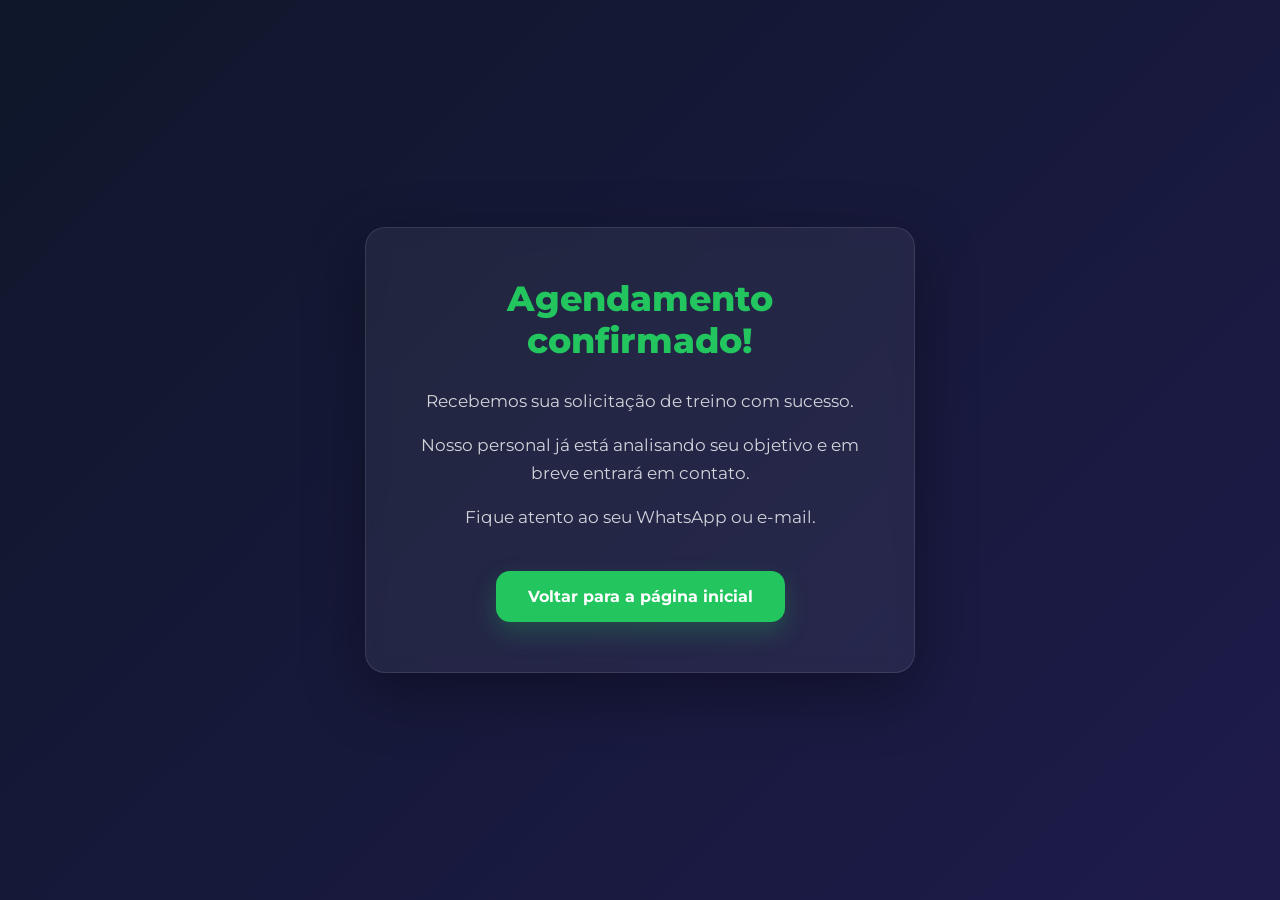
<file: confirmacao.html>
<!DOCTYPE html>
<html lang="pt-BR">

<head>
    <meta charset="utf-8">
    <meta name="viewport" content="width=device-width, initial-scale=1.0">
    <link rel="stylesheet" href="confirmação.css">

<link rel="preconnect" href="https://fonts.googleapis.com">
<link rel="preconnect" href="https://fonts.gstatic.com" crossorigin>
<link href="https://fonts.googleapis.com/css2?family=Montserrat:wght@300;400;500;600;700;800;900&family=Poppins:wght@300;400;500;600;700&display=swap" rel="stylesheet">

</head>

<body>

<div class="confirmacao-container">

    <h1 class="agendamento">
        Agendamento confirmado!
    </h1>

    <p>
        Recebemos sua solicitação de treino com sucesso.
    </p>

    <p>
        Nosso personal já está analisando seu objetivo e em breve entrará em contato.
    </p>

    <p>
        Fique atento ao seu WhatsApp ou e-mail.
    </p>

    <a href="index.html" class="btn-voltar">
        Voltar para a página inicial
    </a>

</div>

</body>
</html>
</file>
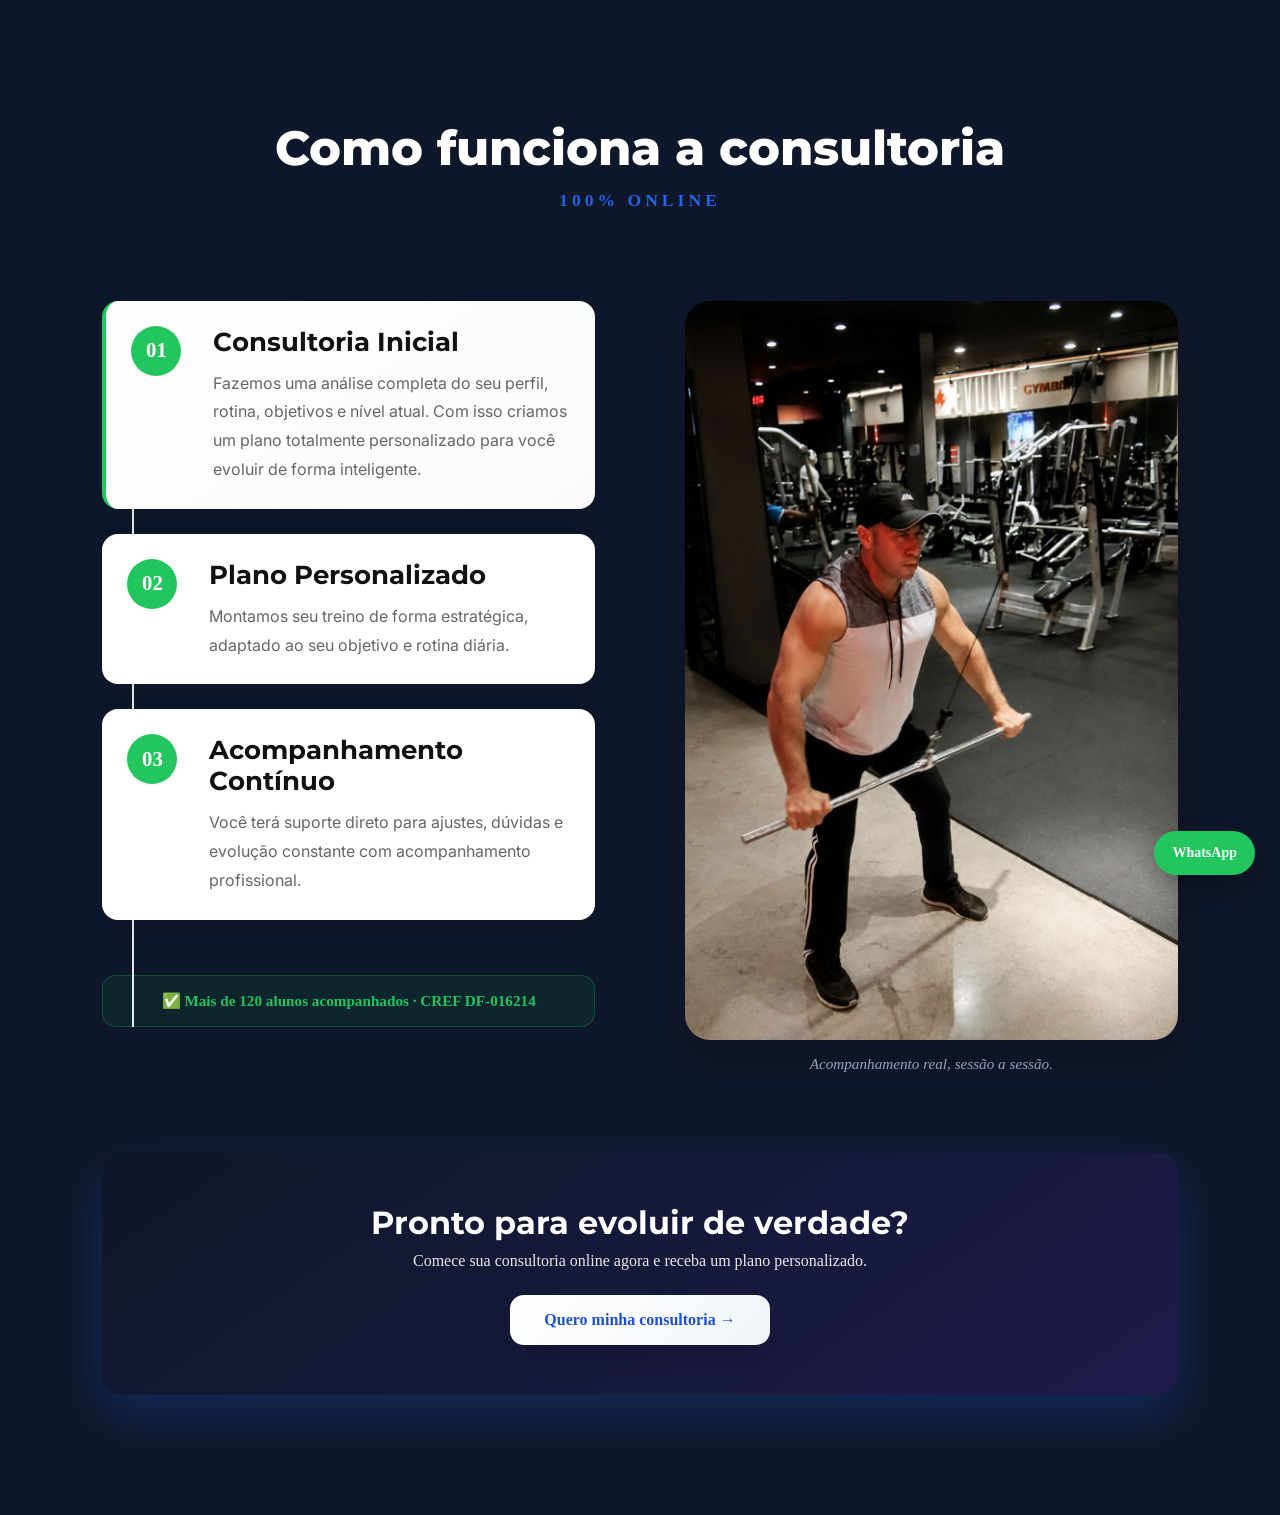
<file: funcionamento.html>
<!DOCTYPE html> 
<html lang="pt-BR"> 
    <head> 
        <meta charset="utf-8"> 
        <meta name="viewport" content="width=device-width, initial-scale=1.0"> 
        <link rel="stylesheet" href="funcionamento.css"> 
        <link rel="preconnect" href="https://fonts.googleapis.com"> 
        <link rel="preconnect" href="https://fonts.gstatic.com" crossorigin> 
        <link href="https://fonts.googleapis.com/css2?family=Montserrat:wght@300;400;500;600;700;800;900&display=swap" rel="stylesheet">
         <link href="https://fonts.googleapis.com/css2?family=Inter:wght@400;500;600;700&display=swap" rel="stylesheet"> 
        </head> 
        <body>
        <section class="funcionamento">

    <div class="titulo-section">
        <h2>Como funciona a consultoria</h2>
        <p class="subtitulo">100% ONLINE</p>
    </div>

    <div class="conteudo">

        <div class="passos">

            <div class="card">
                <div class="numero">01</div>
                <div class="texto">
                    <h3>Consultoria Inicial</h3>
                    <p>
                        Fazemos uma análise completa do seu perfil, rotina, objetivos e nível atual.
                        Com isso criamos um plano totalmente personalizado para você evoluir de forma inteligente.
                    </p>
                </div>
            </div>

            <div class="card">
                <div class="numero">02</div>
                <div class="texto">
                    <h3>Plano Personalizado</h3>
                    <p>
                        Montamos seu treino de forma estratégica, adaptado ao seu objetivo e rotina diária.
                    </p>
                </div>
            </div>

            <div class="card">
                <div class="numero">03</div>
                <div class="texto">
                    <h3>Acompanhamento Contínuo</h3>
                    <p>
                        Você terá suporte direto para ajustes, dúvidas e evolução constante com acompanhamento profissional.
                    </p>
                </div>
            </div>

                 <div class="selo-credibilidade">
        <p>✅ Mais de 120 alunos acompanhados · CREF DF-016214</p>
    </div>

</div> 
    

   

        <div class="imagem">
            <img src="img/fotopai.jpeg" alt="Acompanhamento com personal trainer">
             <p class="imagem-legenda">Acompanhamento real, sessão a sessão.</p>
        </div>

    </div>
    <div class="cta-funcionamento">
    <h3>Pronto para evoluir de verdade?</h3>
    <p>Comece sua consultoria online agora e receba um plano personalizado.</p>

    <a href="#contato" class="btn-cta">
    Quero minha consultoria →
</a>
</div>

<a class="WhatsApp-fixo" href="https://wa.me/5561983180888" target="_blank">
  WhatsApp
</a>
</section>
</body>
</file>
<file: confirmação.css>
* {
    margin: 0;
    padding: 0;
    box-sizing: border-box;
}

html {
    scroll-behavior: smooth;
}

body {
    min-height: 100vh;
    font-family: 'Montserrat', sans-serif;

    background: linear-gradient(
        135deg,
        #0f172a 0%,
        #1e1b4b 100%
    );

    display: flex;
    justify-content: center;
    align-items: center;

    padding: 40px 20px;

    overflow-x: hidden;
}

.confirmacao-container {
    max-width: 550px;
    width: 100%;

    background: rgba(255, 255, 255, 0.06);
    border: 1px solid rgba(255, 255, 255, 0.1);
    backdrop-filter: blur(10px);
    -webkit-backdrop-filter: blur(10px);

    border-radius: 20px;

    padding: 50px 40px;

    text-align: center;

    box-shadow: 0 20px 60px rgba(0, 0, 0, 0.35);
}

.agendamento {
    color: #22c55e;

    font-size: 2.2rem;
    font-weight: 800;

    line-height: 1.2;

    margin-bottom: 25px;
}

.confirmacao-container p {
    color: #d1d5db;

    font-size: 1.05rem;
    line-height: 1.7;

    margin-bottom: 15px;
}

.btn-voltar {
    display: inline-block;

    margin-top: 25px;

    text-decoration: none;

    background: #22c55e;
    color: white;

    padding: 16px 32px;
    border-radius: 14px;

    font-weight: 700;

    transition: 0.3s;

    box-shadow: 0 10px 25px rgba(34, 197, 94, 0.25);
}

.btn-voltar:hover {
    transform: translateY(-4px) scale(1.02);
    box-shadow: 0 15px 35px rgba(34, 197, 94, 0.35);
}

/*
</file>
<file: funcionamento.css>
/* ==========================
   SEÇÃO FUNCIONAMENTO
========================== */

.funcionamento{
    width: 100%;
    padding: 120px 8%;
    background: #0f172a ;
}

/* TÍTULO */

.titulo-section{
    text-align: center;
    margin-bottom: 90px;
}

.titulo-section h2{
    font-family: 'Montserrat', sans-serif;
    font-size: 3rem;
    font-weight: 800;
    color: white;
    line-height: 1.2;
}

.titulo-section p{
    font-size: 1.1rem;
    font-weight: 700;
    letter-spacing: 4px;
    margin-top: 12px;
    color: #2563eb;
}

/* CONTAINER PRINCIPAL */

.conteudo{
    display: flex;
    align-items: center;
    justify-content: space-between;
    gap: 90px;
    max-width: 1200px;
    margin: 0 auto;
}

/* LADO ESQUERDO */

.passos{
    flex: 1;
    display: flex;
    flex-direction: column;
    gap: 25px;
     align-self: flex-start;
}

.selo-credibilidade {
    margin-top: 30px;
    padding: 16px 24px;

    background: rgba(34, 197, 94, 0.08);
    border: 1px solid rgba(34, 197, 94, 0.25);
    border-radius: 14px;

    text-align: center;

    color: #22c55e;
    font-weight: 600;
    font-size: 0.95rem;
}

/* CARD (AGORA FUNCIONANDO DE VERDADE) */

.card {
    display: flex;
    gap: 32px;
    padding: 25px;
    align-items: flex-start;

    border-radius: 16px;
    background: #fff;

    box-shadow: 0 10px 30px rgba(0,0,0,0.06);

    transition: 0.3s ease;
}

.card:hover{
    transform: translateY(-6px) scale(1.01);
    box-shadow: 0 25px 60px rgba(0,0,0,0.12);
}

/* NÚMEROS */

.numero{
    min-width: 60px;
    font-size: 2.8rem;
    font-weight: 900;
    color: #111827;
    line-height: 1;
}

/* TEXTOS */

.texto{
    display: flex;
    flex-direction: column;
}

.texto h3{
    font-family: 'Montserrat', sans-serif;
    font-size: 1.6rem;
    color: #111;
    margin-bottom: 12px;
}

.texto p{
    font-family: 'Inter', sans-serif;
    color: #666;

    line-height: 1.8;
    font-size: 1rem;

    max-width: 520px;
}

/* IMAGEM */

.imagem{
    flex: 1;
    display: flex;
    justify-content: center;
}

.imagem img{
    width: 100%;
    max-width: 500px;

    border-radius: 25px;

    object-fit: cover;

    box-shadow: 0 20px 50px rgba(0,0,0,.12);
}

/* RESPONSIVO */

@media(max-width:600px){

    .funcionamento{
        padding: 70px 5%;
    }

    .titulo-section h2{
        font-size: 1.8rem;
    }

    /* cards viram blocos estilo app */
    .card{
        flex-direction: column;
        gap: 12px;

        border-radius: 18px;
        padding: 20px;

        background: #ffffff;
        box-shadow: 0 8px 25px rgba(0,0,0,0.06);
    }

    .numero{
        width: 45px;
        height: 45px;
        font-size: 1rem;
    }

    .texto h3{
        font-size: 1.2rem;
    }

    .texto p{
        font-size: 0.95rem;
        line-height: 1.6;
    }

    /* imagem some ou vai pro topo mais clean */
    .imagem{
        display: none;
    }

    /* CTA mais forte no mobile */
    .cta-funcionamento{
        padding: 40px 20px;
    }

    .cta-funcionamento h3{
        font-size: 1.4rem;
    }

    .btn-cta{
        width: 100%;
        text-align: center;
    }
}

.passos .card:first-child{
    border-left: 4px solid #22c55e;
    background: linear-gradient(145deg, #ffffff, #f8fafc);
}

.passos{
    position: relative;
}

/* linha vertical */
.passos::before{
    content: "";
    position: absolute;
    left: 30px;
    top: 0;
    width: 2px;
    height: 100%;
    background: #e5e7eb;
    z-index: 0;
}

/* garante que cards fiquem acima da linha */
.card{
    position: relative;
    z-index: 1;
    background: #fff;
}

.numero{
    min-width: 50px;
    height: 50px;

    display: flex;
    align-items: center;
    justify-content: center;

    font-size: 1.3rem;
    font-weight: 900;

    color: #fff;
    background: #22c55e;
    border-radius: 50%;
}

.cta-funcionamento{
    margin-top: 80px;
    text-align: center;
    padding: 50px 30px;

    background: linear-gradient(145deg, #0f172a 0%, #1e1b4b 100%);
    border-radius: 20px;

    color: #fff;

    box-shadow: 0 20px 50px rgba(37, 99, 235, 0.25);
}

.cta-funcionamento h3{
    font-size: 2rem;
    font-family: 'Montserrat', sans-serif;
    margin-bottom: 10px;
}

.cta-funcionamento p{
    font-size: 1rem;
    opacity: 0.9;
    margin-bottom: 25px;
}

.btn-cta{
    display: inline-block;
    padding: 15px 30px;

    background: #fff;
    color: #2563eb;

    font-weight: 700;
    border-radius: 12px;

    text-decoration: none;

    transition: 0.3s ease;
}

.WhatsApp-fixo {

   position: fixed;
    bottom: 25px;
    right: 25px;

    background: #22c55e;
    color: white;

    padding: 14px 18px;
    border-radius: 50px;

    font-weight: 700;
    font-size: 14px;

    text-decoration: none;

    box-shadow: 0 10px 25px rgba(0,0,0,0.25);

    transition: 0.3s ease;

    z-index: 999;



}

.whatsapp-fixo:hover {
    transform: scale(1.05);
    background: #16a34a;
}

.imagem {
    flex-direction: column;
    gap: 15px;
}

.imagem-legenda {
    color: #94a3b8;
    font-size: 0.95rem;
    font-style: italic;
    text-align: center;
}

.conteudo {
    align-items: stretch; /* troca de "center" pra "stretch" */
}

.imagem img {
    height: 100%;
    min-height: 500px;
}

.passos .card:last-child {
    border-left: 4px solid #22c55e;
    background: linear-gradient(145deg, #ffffff, #f8fafc);
}

.btn-cta{
    display: inline-flex;
    align-items: center;
    justify-content: center;
    gap: 10px;

    padding: 16px 34px;

    background: linear-gradient(135deg, #ffffff, #f1f5f9);
    color: #1d4ed8;

    font-weight: 800;
    font-size: 1rem;

    border-radius: 14px;

    text-decoration: none;

    box-shadow: 0 15px 35px rgba(0,0,0,0.15);

    position: relative;
    overflow: hidden;

    transition: all 0.3s ease;
}

.btn-cta::before{
    content: "";
    position: absolute;
    top: 0;
    left: -100%;

    width: 100%;
    height: 100%;

    background: linear-gradient(
        120deg,
        transparent,
        rgba(255,255,255,0.6),
        transparent
    );

    transition: 0.5s;
}

.btn-cta:hover{
    transform: translateY(-4px) scale(1.03);

    box-shadow: 0 25px 60px rgba(0,0,0,0.25);

    color: #1e40af;
}

.btn-cta:hover::before{
    left: 100%;
}

.whatsapp-fixo{
    position: fixed;
    bottom: 20px;
    right: 20px;

    display: flex;
    align-items: center;
    justify-content: center;

    padding: 15px 25px;

    background: #25D366;
    color: #fff;

    text-decoration: none;
    font-weight: 600;
    border-radius: 50px;

    box-shadow: 0 5px 15px rgba(0,0,0,.25);

    z-index: 999;
    transition: .3s;
}

.whatsapp-fixo:hover{
    transform: scale(1.05);
    background: #16a34a;
}

.btn-cta{
    animation: pulse 2.5s infinite;
}

@keyframes pulse{
    0%{
        box-shadow: 0 15px 35px rgba(0,0,0,0.15);
    }
    50%{
        box-shadow: 0 20px 50px rgba(37,99,235,0.35);
    }
    100%{
        box-shadow: 0 15px 35px rgba(0,0,0,0.15);
    }
}

*{
    margin: 0;
    padding: 0;
    box-sizing: border-box;
}

html,
body{
    overflow-x: hidden;
}

.btn-whatsapp-fixo{
    display: inline-flex;
    align-items: center;
    justify-content: center;

    padding: 14px 30px;
    border-radius: 50px;

    background: #25D366;
    color: white;

    text-decoration: none;
    font-weight: 600;
}
</file>
